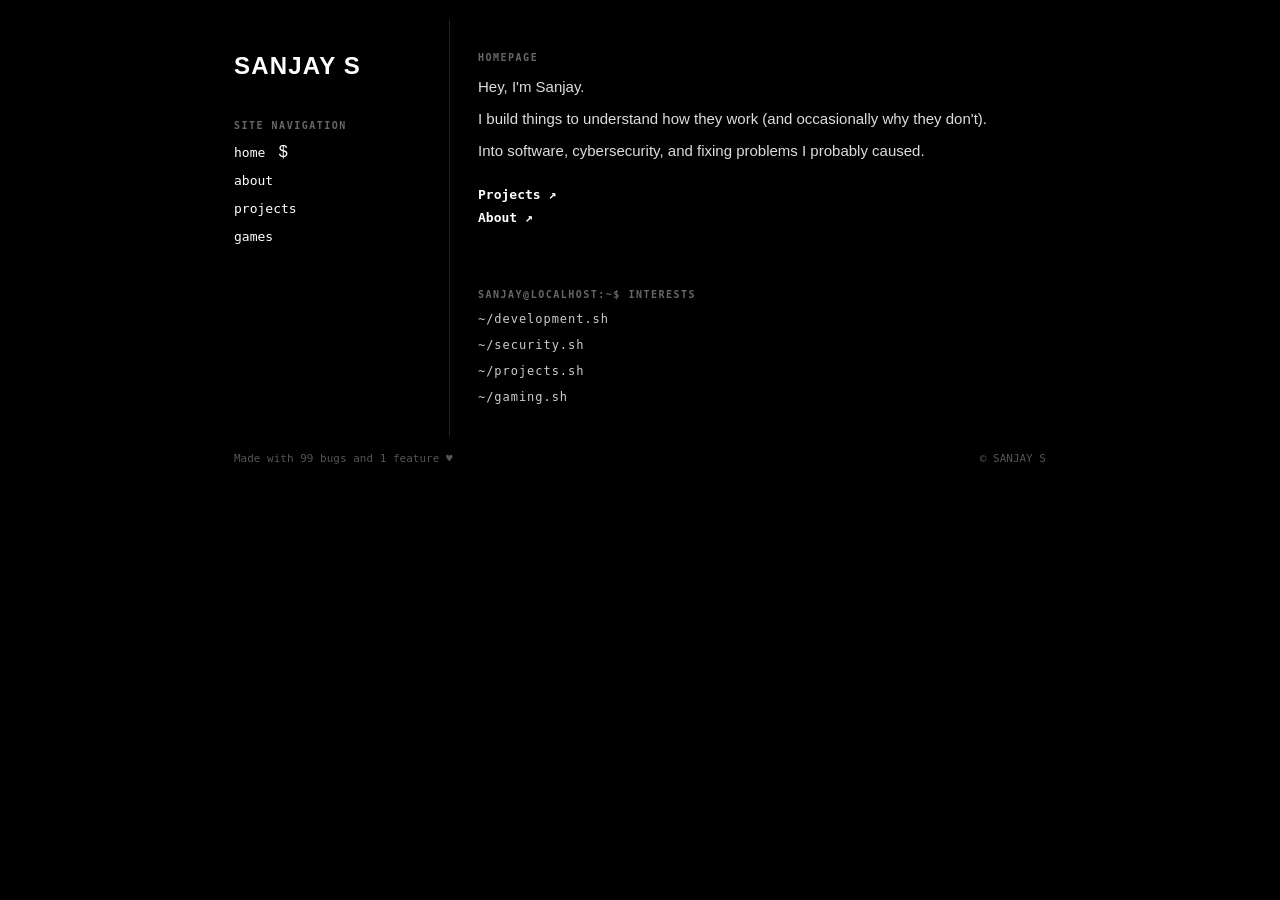
<file: index.html>
<!DOCTYPE html>
<html lang="en">
<head>
    <meta charset="UTF-8">
    <meta name="viewport" content="width=device-width, initial-scale=1.0">
    <title>SANJAY S</title>
    <style>
        * {
            box-sizing: border-box;
            margin: 0;
            padding: 0;
        }

        body {
            background-color: #000000;
            color: #ffffff;
            font-family: -apple-system, BlinkMacSystemFont, "Segoe UI", Roboto, Helvetica, Arial, sans-serif;
            padding: 20px;
            max-width: 900px;
            margin: 0 auto;
            -webkit-font-smoothing: antialiased;
        }
        .grid-layout {
            display: grid;
            grid-template-columns: 240px 1fr;
        }

        .col-left {
            border-right: 1px solid #222222;
            padding: 32px 24px;
            display: flex;
            flex-direction: column;
            justify-content: flex-start;
            gap: 40px;
        }

        h1 {
            font-size: 24px;
            font-weight: 800;
            letter-spacing: 0.05em;
            text-transform: uppercase;
        }

        .section-label {
            font-family: ui-monospace, SFMono-Regular, Menlo, Monaco, Consolas, monospace;
            font-size: 10px;
            font-weight: 700;
            color: #666666;
            letter-spacing: 0.15em;
            text-transform: uppercase;
            margin-bottom: 12px;
        }

        nav ul {
            list-style: none;
            display: flex;
            flex-direction: column;
            gap: 10px;
        }

        nav a {
            color: #ffffff;
            text-decoration: none;
            font-size: 13px;
            font-family: ui-monospace, SFMono-Regular, Menlo, Monaco, Consolas, monospace;
        }

        nav span {
            cursor: default;
        }

        .col-right {
            display: flex;
            flex-direction: column;
        }

        .box {
            padding: 32px 28px;
        }

        .box:last-child {
            border-bottom: none;
        }

        .hero-text {
            font-size: 15px;
            line-height: 1.6;
            color: #dddddd;
            margin-bottom: 24px;
        }

        .hero-text p {
            margin-bottom: 8px;
        }

        .hero-text p:last-child {
            margin-bottom: 0;
        }

        .links-group {
            display: flex;
            flex-direction: column;
            gap: 8px;
        }

        .links-group a {
            color: #ffffff;
            text-decoration: none;
            font-size: 13px;
            font-family: ui-monospace, SFMono-Regular, Menlo, Monaco, Consolas, monospace;
            font-weight: 600;
        }

        .into-grid {
            display: flex;
            flex-direction: column;
            gap: 12px;
            margin-top: 8px;
        }

        .into-item {
            font-family: ui-monospace, SFMono-Regular, Menlo, Monaco, Consolas, monospace;
            font-size: 12px;
            letter-spacing: 0.08em;
            color: #cccccc;
        }

        footer {
            padding: 16px 24px;
            font-size: 11px;
            color: #555555;
            font-family: ui-monospace, SFMono-Regular, Menlo, Monaco, Consolas, monospace;
            display: flex;
            justify-content: space-between;
        }

        @media (max-width: 640px) {
            body { padding: 12px; }
            .grid-layout { grid-template-columns: 1fr; }
            .col-left { border-right: none; border-bottom: 1px solid #222222; padding: 24px 20px; gap: 24px; }
            .box { padding: 24px 20px; }
            footer { flex-direction: column; gap: 6px; padding: 16px 20px; }
        }
    </style>
</head>
<body>
    <div class="page-container">
        <div class="grid-layout">
            <div class="col-left">
                <div>
                    <h1>SANJAY S</h1>
                </div>
                <div>
                    <div class="section-label">SITE NAVIGATION</div>
                    <nav>
                        <ul>
                            <li><a href="index.html">home</a><span>&nbsp;&nbsp;&nbsp;$</span></li>
                            <li><a href="layouts/about.html">about</a></li>
                            <li><a href="layouts/project.html">projects</a></li>
                            <li><a href="layouts/games.html">games</a></li>
                        </ul>
                    </nav>
                </div>
            </div>
            <div class="col-right">
                <div class="box">
                    <div class="section-label">HOMEPAGE</div>
                    <div class="hero-text">
                        <p>Hey, I'm Sanjay.</p>
                        <p>I build things to understand how they work (and occasionally why they don't).</p>
                        <p>Into software, cybersecurity, and fixing problems I probably caused.</p>
                    </div>
                    <div class="links-group">
                        <a href="layouts/project.html">Projects ↗</a>
                        <a href="layouts/about.html">About ↗</a>
                    </div>
                </div>
                <div class="box">
                    <div class="section-label">sanjay@localhost:~$ interests</div>
                    <div class="into-grid">
                        <div class="into-item">~/development.sh</div>
                        <div class="into-item">~/security.sh</div>
                        <div class="into-item">~/projects.sh</div>
                        <div class="into-item">~/gaming.sh</div>
                    </div>
                </div>
            </div>
        </div>
        <footer>
            <span>Made with 99 bugs and 1 feature ♥︎</span>
            <span>© SANJAY S</span>
        </footer>
    </div>
</body>
</html>
</file>
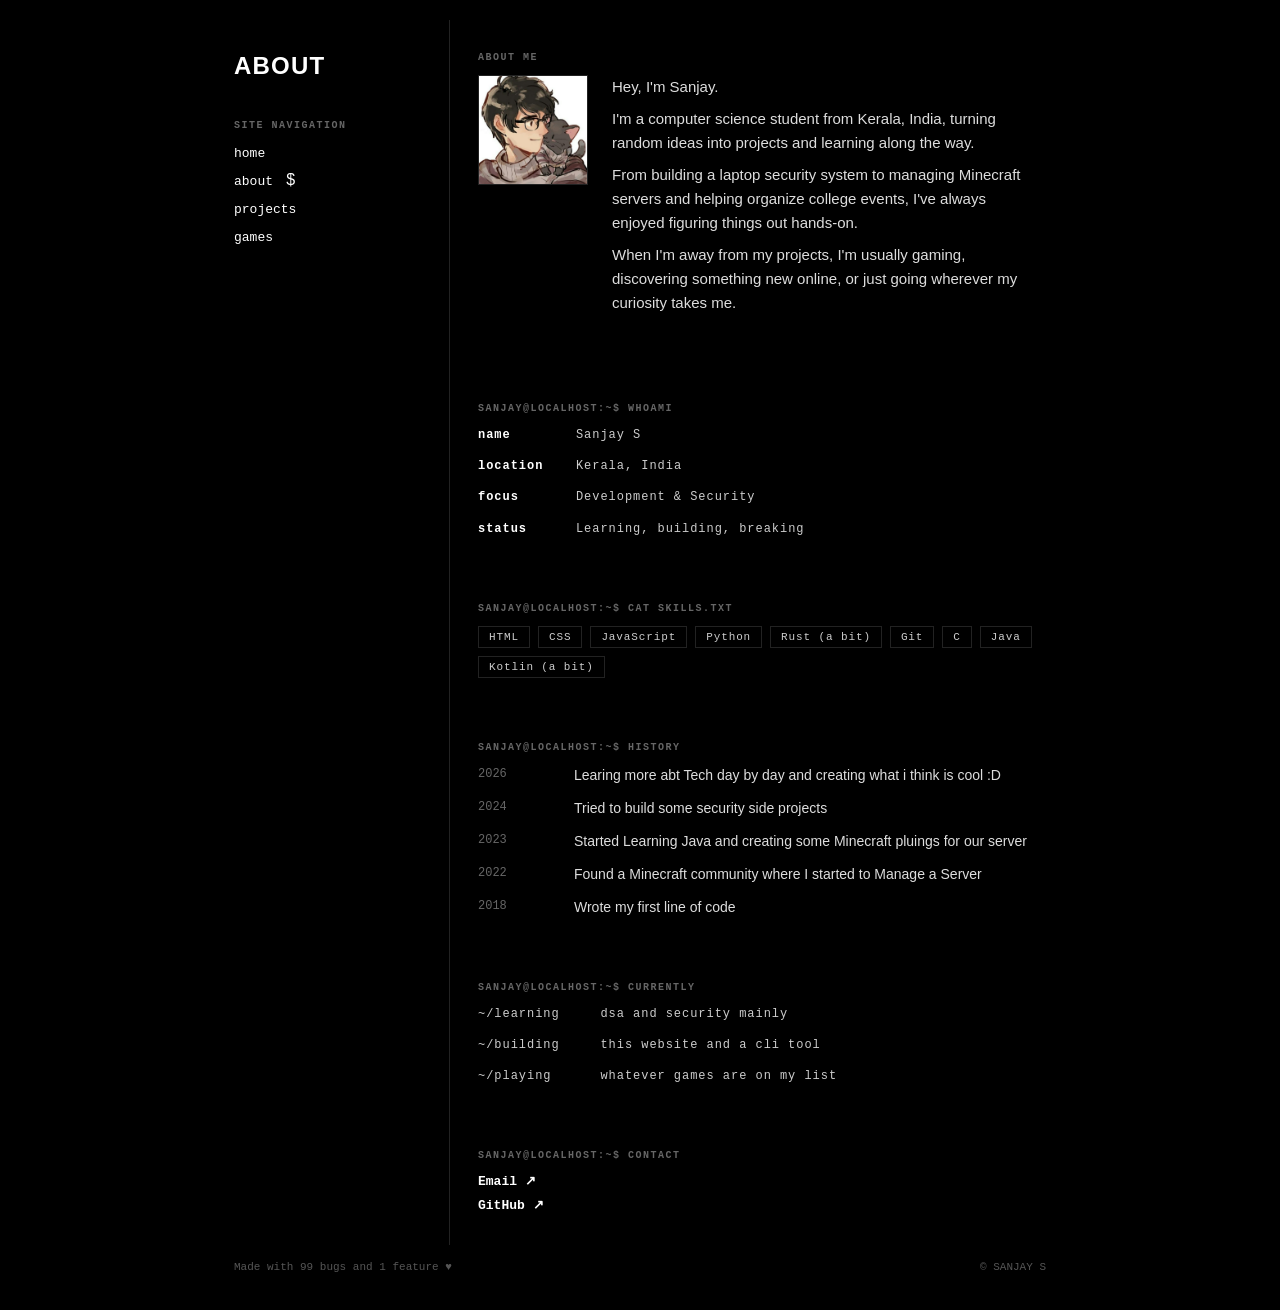
<file: layouts/about.html>
<!DOCTYPE html>
<html lang="en">
<head>
    <meta charset="UTF-8">
    <meta name="viewport" content="width=device-width, initial-scale=1.0">
    <title>ABOUT | SANJAY S</title>
    <style>
        * {
            box-sizing: border-box;
            margin: 0;
            padding: 0;
        }

        body {
            background-color: #000000;
            color: #ffffff;
            font-family: -apple-system, BlinkMacSystemFont, "Segoe UI", Roboto, Helvetica, Arial, sans-serif;
            padding: 20px;
            max-width: 900px;
            margin: 0 auto;
            -webkit-font-smoothing: antialiased;
        }

        .grid-layout {
            display: grid;
            grid-template-columns: 240px 1fr;
        }

        .col-left {
            border-right: 1px solid #222222;
            padding: 32px 24px;
            display: flex;
            flex-direction: column;
            justify-content: flex-start;
            gap: 40px;
        }

        h1 {
            font-size: 24px;
            font-weight: 800;
            letter-spacing: 0.05em;
            text-transform: uppercase;
        }

        .section-label {
            font-family: ui-monospace, SFMono-Regular, Menlo, Monaco, Consolas, monospace;
            font-size: 10px;
            font-weight: 700;
            color: #666666;
            letter-spacing: 0.15em;
            text-transform: uppercase;
            margin-bottom: 12px;
        }

        nav ul {
            list-style: none;
            display: flex;
            flex-direction: column;
            gap: 10px;
        }

        nav a {
            color: #ffffff;
            text-decoration: none;
            font-size: 13px;
            font-family: ui-monospace, SFMono-Regular, Menlo, Monaco, Consolas, monospace;
        }

        nav span {
            cursor: default;
        }

        .col-right {
            display: flex;
            flex-direction: column;
        }

        .box {
            padding: 32px 28px;
        }

        .about-wrap {
            display: flex;
            align-items: flex-start;
            gap: 24px;
            margin-bottom: 24px;
        }

        .about-img {
            width: 110px;
            height: 110px;
            flex-shrink: 0;
            object-fit: cover;
            border: 1px solid #222222;
            background-color: #111111;
        }

        .hero-text {
            font-size: 15px;
            line-height: 1.6;
            color: #dddddd;
        }

        .hero-text p {
            margin-bottom: 8px;
        }

        .hero-text p:last-child {
            margin-bottom: 0;
        }

        .links-group {
            display: flex;
            flex-direction: column;
            gap: 8px;
        }

        .links-group a {
            color: #ffffff;
            text-decoration: none;
            font-size: 13px;
            font-family: ui-monospace, SFMono-Regular, Menlo, Monaco, Consolas, monospace;
            font-weight: 600;
        }

        .info-list {
            display: flex;
            flex-direction: column;
            gap: 12px;
            margin-top: 8px;
        }

        .info-item {
            font-family: ui-monospace, SFMono-Regular, Menlo, Monaco, Consolas, monospace;
            font-size: 12px;
            letter-spacing: 0.08em;
            color: #cccccc;
            line-height: 1.6;
        }

        .info-item b {
            color: #ffffff;
            font-weight: 700;
        }

        .tags {
            display: flex;
            flex-wrap: wrap;
            gap: 8px;
            margin-top: 8px;
        }

        .tag {
            font-family: ui-monospace, SFMono-Regular, Menlo, Monaco, Consolas, monospace;
            font-size: 11px;
            letter-spacing: 0.08em;
            color: #cccccc;
            border: 1px solid #222222;
            padding: 4px 10px;
        }

        .timeline-item {
            display: grid;
            grid-template-columns: 80px 1fr;
            gap: 16px;
            font-size: 14px;
            line-height: 1.5;
            color: #dddddd;
        }

        .timeline-year {
            font-family: ui-monospace, SFMono-Regular, Menlo, Monaco, Consolas, monospace;
            font-size: 12px;
            color: #666666;
        }

        .contact-links {
            display: flex;
            flex-direction: column;
            gap: 8px;
            margin-top: 8px;
        }

        .contact-links a {
            color: #ffffff;
            text-decoration: none;
            font-size: 13px;
            font-family: ui-monospace, SFMono-Regular, Menlo, Monaco, Consolas, monospace;
            font-weight: 600;
        }

        footer {
            padding: 16px 24px;
            font-size: 11px;
            color: #555555;
            font-family: ui-monospace, SFMono-Regular, Menlo, Monaco, Consolas, monospace;
            display: flex;
            justify-content: space-between;
        }

        @media (max-width: 640px) {
            body { padding: 12px; }
            .grid-layout { grid-template-columns: 1fr; }
            .col-left { border-right: none; border-bottom: 1px solid #222222; padding: 24px 20px; gap: 24px; }
            .box { padding: 24px 20px; }
            .about-wrap { flex-direction: column; }
            footer { flex-direction: column; gap: 6px; padding: 16px 20px; }
        }
    </style>
</head>
<body>
    <div class="page-container">
        <div class="grid-layout">
            <div class="col-left">
                <div>
                    <h1>ABOUT</h1>
                </div>
                <div>
                    <div class="section-label">SITE NAVIGATION</div>
                    <nav>
                        <ul>
                            <li><a href="../index.html">home</a></li>
                            <li><a href="about.html">about</a><span>&nbsp;&nbsp;&nbsp;$</span></li>
                            <li><a href="project.html">projects</a></li>
                            <li><a href="games.html">games</a></li>
                        </ul>
                    </nav>
                </div>
            </div>
            <div class="col-right">
                <div class="box">
                    <div class="section-label">ABOUT ME</div>
                    <div class="about-wrap">
                        <img class="about-img" src="me.jpg" alt="Sanjay S">
                        <div class="hero-text">
                            <p>Hey, I'm Sanjay.</p>
                            <p>I'm a computer science student from Kerala, India, turning random ideas into projects and learning along the way.</p>
                            <p>From building a laptop security system to managing Minecraft servers and helping organize college events, I've always enjoyed figuring things out hands-on.</p>
                            <p>When I'm away from my projects, I'm usually gaming, discovering something new online, or just going wherever my curiosity takes me.</p>
                        </div>
                    </div>
                </div>
                <div class="box">
                    <div class="section-label">sanjay@localhost:~$ whoami</div>
                    <div class="info-list">
                        <div class="info-item"><b>name</b> &nbsp;&nbsp;&nbsp;&nbsp;&nbsp;&nbsp;&nbsp;Sanjay S</div>
                        <div class="info-item"><b>location</b> &nbsp;&nbsp;&nbsp;Kerala, India</div>
                        <div class="info-item"><b>focus</b> &nbsp;&nbsp;&nbsp;&nbsp;&nbsp;&nbsp;Development &amp; Security</div>
                        <div class="info-item"><b>status</b> &nbsp;&nbsp;&nbsp;&nbsp;&nbsp;Learning, building, breaking</div>
                    </div>
                </div>
                <div class="box">
                    <div class="section-label">sanjay@localhost:~$ cat skills.txt</div>
                    <div class="tags">
                        <span class="tag">HTML</span>
                        <span class="tag">CSS</span>
                        <span class="tag">JavaScript</span>
                        <span class="tag">Python</span>
                        <span class="tag">Rust (a bit)</span>
                        <span class="tag">Git</span>
                        <span class="tag">C</span>
                        <span class="tag">Java</span>
                        <span class="tag">Kotlin (a bit)</span>

                    </div>
                </div>
                <div class="box">
                    <div class="section-label">sanjay@localhost:~$ history</div>
                    <div class="info-list">
                        <div class="timeline-item"><span class="timeline-year">2026</span><span>Learing more abt Tech day by day and creating what i think is cool :D </span></div>
                        <div class="timeline-item"><span class="timeline-year">2024</span><span>Tried to build some security side projects</span></div>
                        <div class="timeline-item"><span class="timeline-year">2023</span><span>Started Learning Java and creating some Minecraft pluings for our server</span></div>
                        <div class="timeline-item"><span class="timeline-year">2022</span><span>Found a Minecraft community where I started to Manage a Server</span></div>
                        <div class="timeline-item"><span class="timeline-year">2018</span><span>Wrote my first line of code</span></div>
                    </div>
                </div>
                <div class="box">
                    <div class="section-label">sanjay@localhost:~$ currently</div>
                    <div class="info-list">
                        <div class="info-item">~/learning &nbsp;&nbsp;&nbsp;&nbsp;dsa and security mainly</div>
                        <div class="info-item">~/building &nbsp;&nbsp;&nbsp;&nbsp;this website and a cli tool</div>
                        <div class="info-item">~/playing &nbsp;&nbsp;&nbsp;&nbsp;&nbsp;whatever games are on my list</div>
                    </div>
                </div>
                <div class="box">
                    <div class="section-label">sanjay@localhost:~$ contact</div>
                    <div class="contact-links">
                        <a href="mailto:sanjaysanal3028@gmail.com">Email ↗</a>
                        <a href="https://github.com/r3xyi4cool" target="_blank" rel="noopener">GitHub ↗</a>
                    </div>
                </div>
            </div>
        </div>
        <footer>
            <span>Made with 99 bugs and 1 feature ♥︎</span>
            <span>© SANJAY S</span>
        </footer>
    </div>
</body>
</html>
</file>
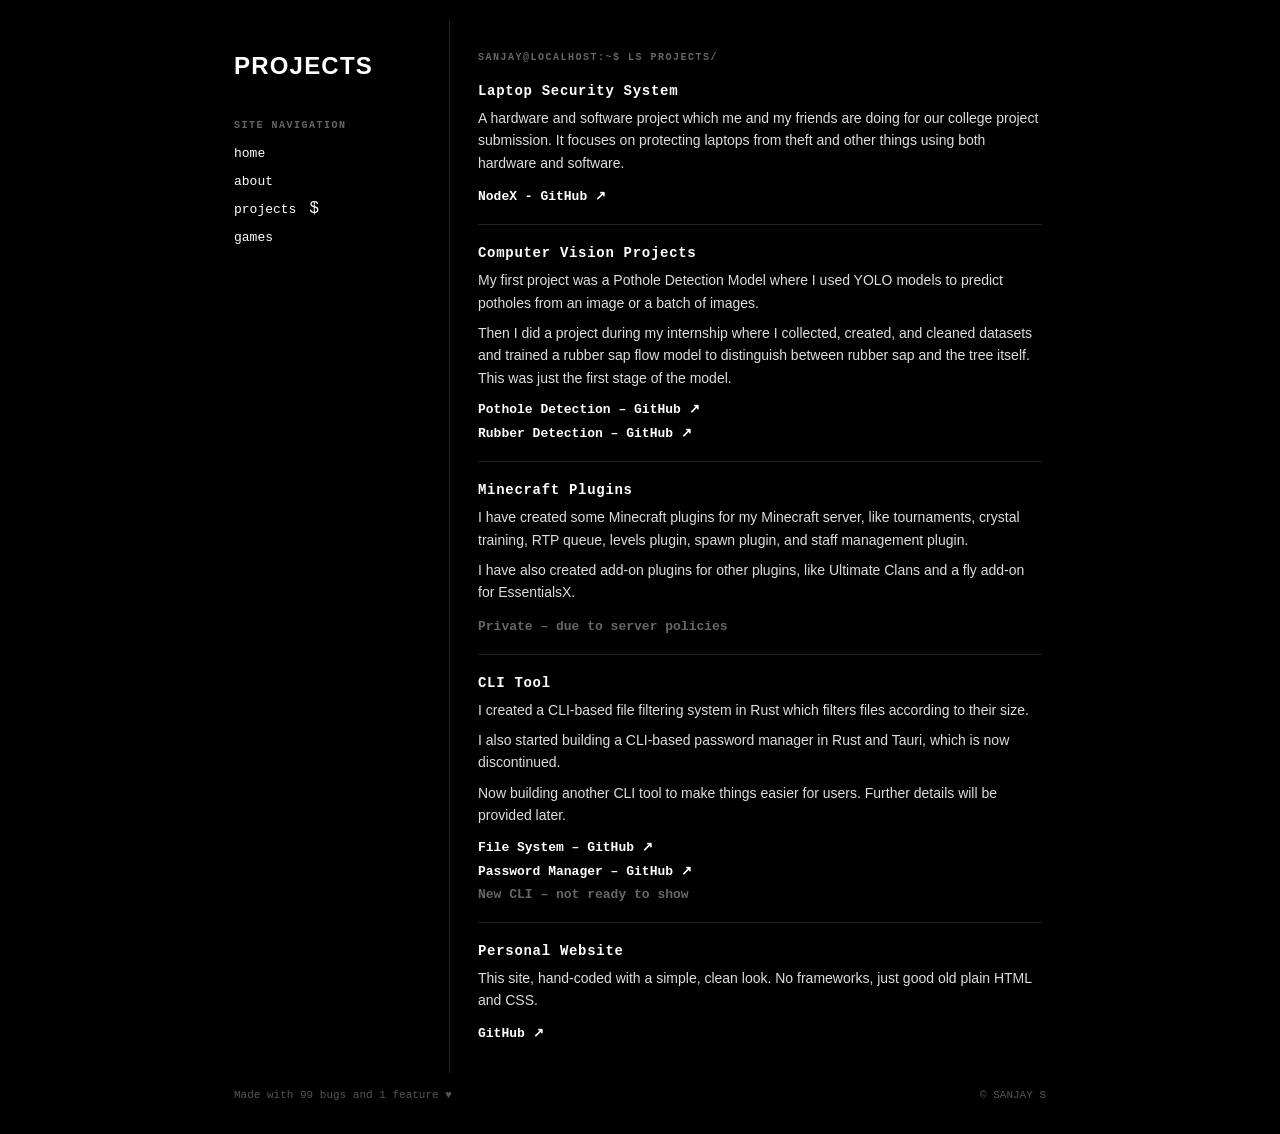
<file: layouts/project.html>
<!DOCTYPE html>
<html lang="en">
<head>
    <meta charset="UTF-8">
    <meta name="viewport" content="width=device-width, initial-scale=1.0">
    <title>PROJECTS | SANJAY S</title>
    <style>
        * {
            box-sizing: border-box;
            margin: 0;
            padding: 0;
        }

        body {
            background-color: #000000;
            color: #ffffff;
            font-family: -apple-system, BlinkMacSystemFont, "Segoe UI", Roboto, Helvetica, Arial, sans-serif;
            padding: 20px;
            max-width: 900px;
            margin: 0 auto;
            -webkit-font-smoothing: antialiased;
        }

        .grid-layout {
            display: grid;
            grid-template-columns: 240px 1fr;
        }

        .col-left {
            border-right: 1px solid #222222;
            padding: 32px 24px;
            display: flex;
            flex-direction: column;
            justify-content: flex-start;
            gap: 40px;
        }

        h1 {
            font-size: 24px;
            font-weight: 800;
            letter-spacing: 0.05em;
            text-transform: uppercase;
        }

        .section-label {
            font-family: ui-monospace, SFMono-Regular, Menlo, Monaco, Consolas, monospace;
            font-size: 10px;
            font-weight: 700;
            color: #666666;
            letter-spacing: 0.15em;
            text-transform: uppercase;
            margin-bottom: 12px;
        }

        nav ul {
            list-style: none;
            display: flex;
            flex-direction: column;
            gap: 10px;
        }

        nav a {
            color: #ffffff;
            text-decoration: none;
            font-size: 13px;
            font-family: ui-monospace, SFMono-Regular, Menlo, Monaco, Consolas, monospace;
        }

        nav span {
            cursor: default;
        }

        .col-right {
            display: flex;
            flex-direction: column;
        }

        .box {
            padding: 32px 28px;
        }

        .project-list {
            display: flex;
            flex-direction: column;
            margin-top: 8px;
        }

        .project {
            padding: 20px 0;
            border-bottom: 1px solid #222222;
        }

        .project:first-child {
            padding-top: 8px;
        }

        .project:last-child {
            border-bottom: none;
            padding-bottom: 0;
        }

        .project-name {
            font-family: ui-monospace, SFMono-Regular, Menlo, Monaco, Consolas, monospace;
            font-size: 14px;
            font-weight: 700;
            letter-spacing: 0.05em;
            color: #ffffff;
            margin-bottom: 8px;
        }

        .project-desc {
            font-size: 14px;
            line-height: 1.6;
            color: #dddddd;
            margin-bottom: 12px;
        }

        .project-desc p {
            margin-bottom: 8px;
        }

        .project-desc p:last-child {
            margin-bottom: 0;
        }

        .project-links {
            display: flex;
            flex-direction: column;
            gap: 8px;
        }

        .project-link-soon {
            color: #666666;
            font-size: 13px;
            font-family: ui-monospace, SFMono-Regular, Menlo, Monaco, Consolas, monospace;
            font-weight: 600;
        }

        .project-link {
            color: #ffffff;
            text-decoration: none;
            font-size: 13px;
            font-family: ui-monospace, SFMono-Regular, Menlo, Monaco, Consolas, monospace;
            font-weight: 600;
        }

        footer {
            padding: 16px 24px;
            font-size: 11px;
            color: #555555;
            font-family: ui-monospace, SFMono-Regular, Menlo, Monaco, Consolas, monospace;
            display: flex;
            justify-content: space-between;
        }

        @media (max-width: 640px) {
            body { padding: 12px; }
            .grid-layout { grid-template-columns: 1fr; }
            .col-left { border-right: none; border-bottom: 1px solid #222222; padding: 24px 20px; gap: 24px; }
            .box { padding: 24px 20px; }
            footer { flex-direction: column; gap: 6px; padding: 16px 20px; }
        }
    </style>
</head>
<body>
    <div class="page-container">
        <div class="grid-layout">
            <div class="col-left">
                <div>
                    <h1>PROJECTS</h1>
                </div>
                <div>
                    <div class="section-label">SITE NAVIGATION</div>
                    <nav>
                        <ul>
                            <li><a href="../index.html">home</a></li>
                            <li><a href="about.html">about</a></li>
                            <li><a href="project.html">projects</a><span>&nbsp;&nbsp;&nbsp;$</span></li>
                            <li><a href="games.html">games</a></li>
                        </ul>
                    </nav>
                </div>
            </div>
            <div class="col-right">
                <div class="box">
                    <div class="section-label">sanjay@localhost:~$ ls projects/</div>
                    <div class="project-list">
                        <div class="project">
                            <div class="project-name">Laptop Security System</div>
                            <div class="project-desc">
                                <p>A hardware and software project which me and my friends are doing for our college project submission. It focuses on protecting laptops from theft and other things using both hardware and software.</p>
                            </div>
                            <a class="project-link" href="https://github.com/r3xyi4cool/NodeX" target="_blank" rel="noopener">NodeX - GitHub ↗</a>
                        </div>
                        <div class="project">
                            <div class="project-name">Computer Vision Projects</div>
                            <div class="project-desc">
                                <p>My first project was a Pothole Detection Model where I used YOLO models to predict potholes from an image or a batch of images.</p>
                                <p>Then I did a project during my internship where I collected, created, and cleaned datasets and trained a rubber sap flow model to distinguish between rubber sap and the tree itself. This was just the first stage of the model.</p>
                            </div>
                            <div class="project-links">
                                <a class="project-link" href="https://github.com/r3xyi4cool/ML-Pothole-Detection" target="_blank" rel="noopener">Pothole Detection – GitHub ↗</a>
                                <a class="project-link" href="https://github.com/r3xyi4cool/Rubber-Detection" target="_blank" rel="noopener">Rubber Detection – GitHub ↗</a>
                            </div>
                        </div>
                        <div class="project">
                            <div class="project-name">Minecraft Plugins</div>
                            <div class="project-desc">
                                <p>I have created some Minecraft plugins for my Minecraft server, like tournaments, crystal training, RTP queue, levels plugin, spawn plugin, and staff management plugin.</p>
                                <p>I have also created add-on plugins for other plugins, like Ultimate Clans and a fly add-on for EssentialsX.</p>
                            </div>
                            <span class="project-link-soon">Private – due to server policies</span>
                        </div>
                        <div class="project">
                            <div class="project-name">CLI Tool</div>
                            <div class="project-desc">
                                <p>I created a CLI-based file filtering system in Rust which filters files according to their size.</p>
                                <p>I also started building a CLI-based password manager in Rust and Tauri, which is now discontinued.</p>
                                <p>Now building another CLI tool to make things easier for users. Further details will be provided later.</p>
                            </div>
                            <div class="project-links">
                                <a class="project-link" href="https://github.com/r3xyi4cool/rustwalker" target="_blank" rel="noopener">File System – GitHub ↗</a>
                                <a class="project-link" href="https://github.com/r3xyi4cool/CipherX" target="_blank" rel="noopener">Password Manager – GitHub ↗</a>
                                <span class="project-link-soon">New CLI – not ready to show</span>
                            </div>
                        </div>
                        <div class="project">
                            <div class="project-name">Personal Website</div>
                            <div class="project-desc">
                                <p>This site, hand-coded with a simple, clean look. No frameworks, just good old plain HTML and CSS.</p>
                            </div>
                            <a class="project-link" href="https://github.com/r3xyi4cool/portfolio" target="_blank" rel="noopener">GitHub ↗</a>
                        </div>
                    </div>
                </div>
            </div>
        </div>
        <footer>
            <span>Made with 99 bugs and 1 feature ♥︎</span>
            <span>© SANJAY S</span>
        </footer>
    </div>
</body>
</html>
</file>
